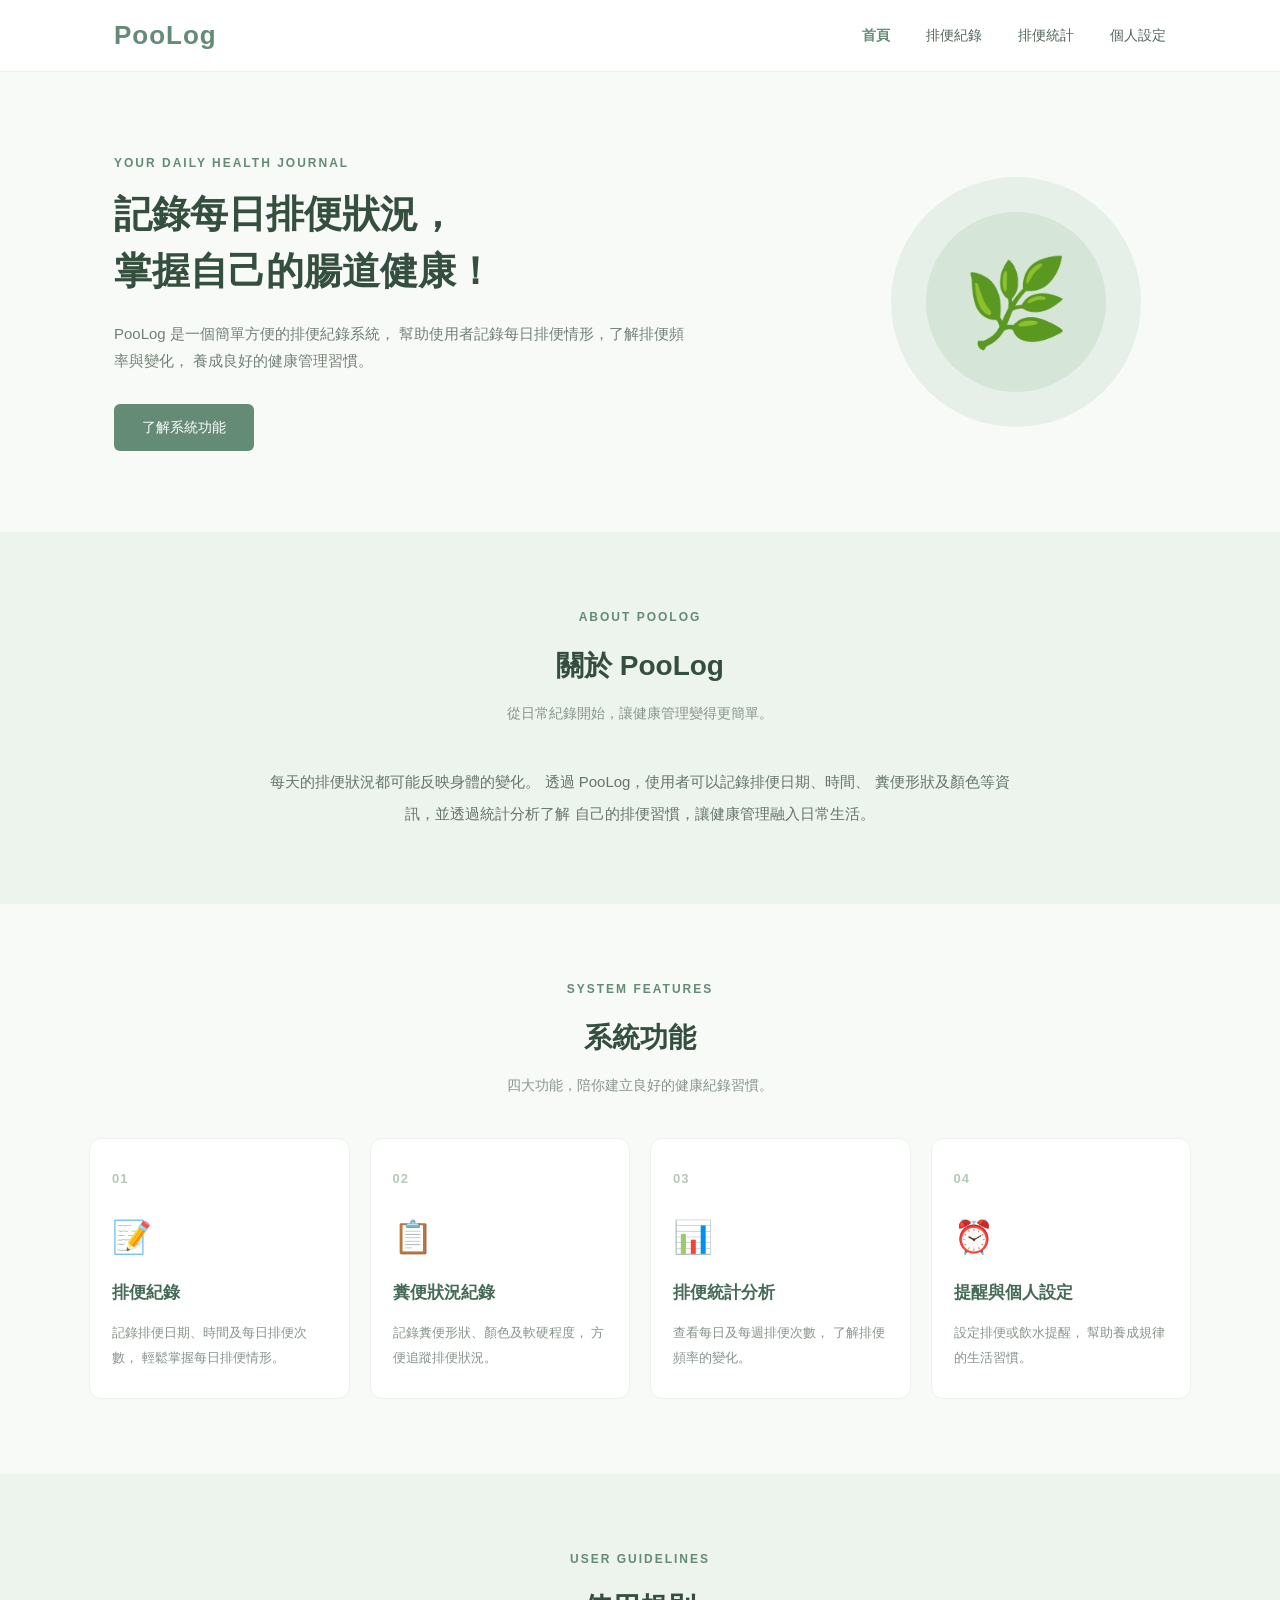
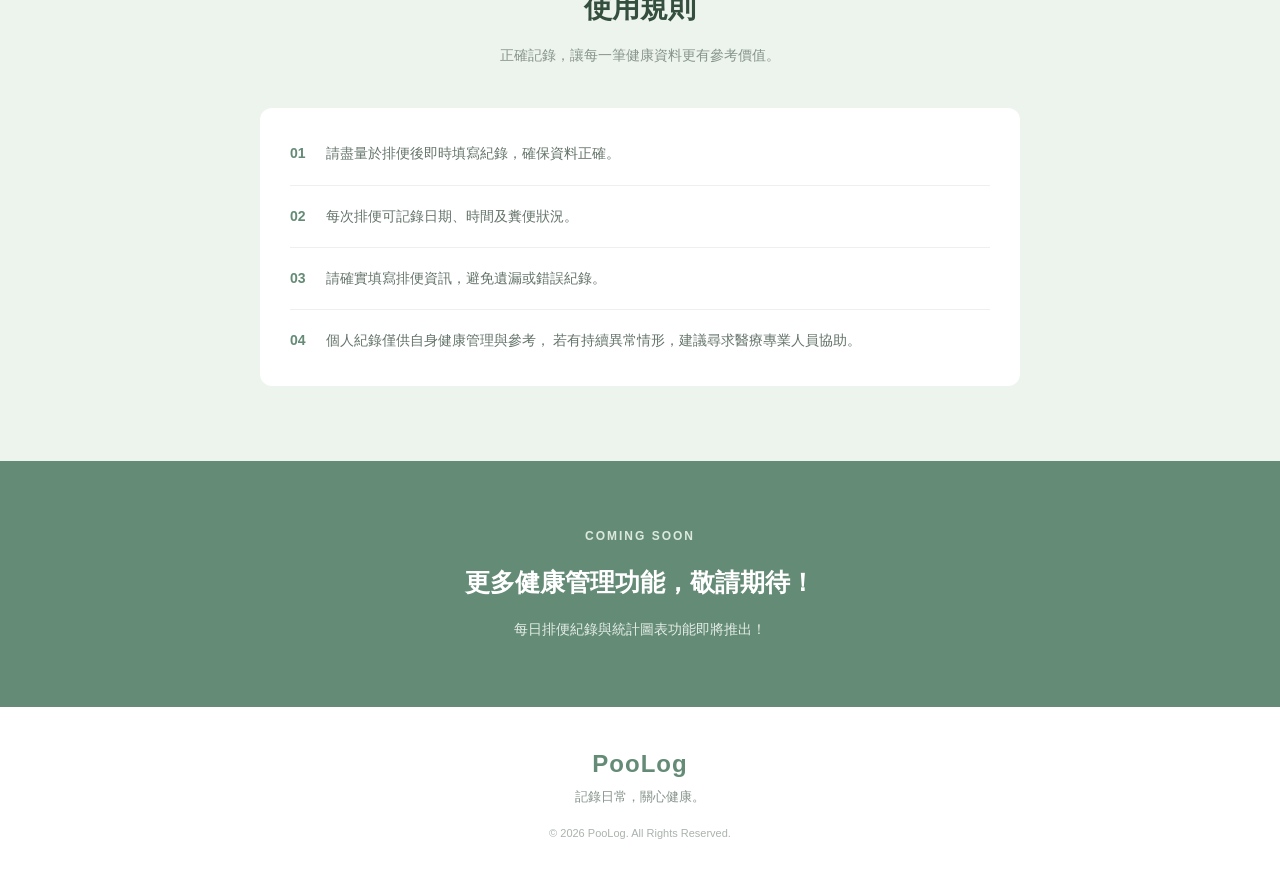
<file: index.html>
<!DOCTYPE html>
<html lang="zh-Hant">
<head>
    <meta charset="UTF-8">
    <meta name="viewport" content="width=device-width, initial-scale=1.0">
    <meta name="description" content="PooLog 排便紀錄系統，記錄每日排便狀況，掌握自己的腸道健康。">
    <title>PooLog｜首頁</title>
    <link rel="stylesheet" href="style.css">
</head>
<body>

    <!-- 導覽列 -->
    <header class="header">
        <div class="nav-container">
            <a href="index.html" class="logo">PooLog</a>

            <nav class="nav-menu">
                <a href="index.html" class="active">首頁</a>
                <a href="history.html">排便紀錄</a>
                <a href="statistics.html">排便統計</a>
                <a href="settings.html">個人設定</a>
            </nav>
        </div>
    </header>

    <main>

        <!-- 首頁主視覺 -->
        <section class="hero">
            <div class="hero-content">
                <p class="hero-label">YOUR DAILY HEALTH JOURNAL</p>

                <h1>
                    記錄每日排便狀況，<br>
                    掌握自己的腸道健康！
                </h1>

                <p class="hero-description">
                    PooLog 是一個簡單方便的排便紀錄系統，
                    幫助使用者記錄每日排便情形，了解排便頻率與變化，
                    養成良好的健康管理習慣。
                </p>

                <a href="#features" class="primary-button">
                    了解系統功能
                </a>
            </div>

            <div class="hero-decoration">
                <div class="circle circle-large"></div>
                <div class="circle circle-small"></div>
                <div class="hero-icon">🌿</div>
            </div>
        </section>

        <!-- 關於系統 -->
        <section class="about section" id="about">
            <div class="section-heading">
                <p class="section-label">ABOUT POOLOG</p>
                <h2>關於 PooLog</h2>
                <p>從日常紀錄開始，讓健康管理變得更簡單。</p>
            </div>

            <div class="about-content">
                <p>
                    每天的排便狀況都可能反映身體的變化。
                    透過 PooLog，使用者可以記錄排便日期、時間、
                    糞便形狀及顏色等資訊，並透過統計分析了解
                    自己的排便習慣，讓健康管理融入日常生活。
                </p>
            </div>
        </section>

        <!-- 系統功能 -->
        <section class="features section" id="features">
            <div class="section-heading">
                <p class="section-label">SYSTEM FEATURES</p>
                <h2>系統功能</h2>
                <p>四大功能，陪你建立良好的健康紀錄習慣。</p>
            </div>

            <div class="feature-grid">

                <a href="history.html" class="feature-card">
                    <div class="feature-number">01</div>
                    <div class="feature-icon">📝</div>
                    <h3>排便紀錄</h3>
                    <p>
                        記錄排便日期、時間及每日排便次數，
                        輕鬆掌握每日排便情形。
                    </p>
                </a>

                <a href="history.html" class="feature-card">
                    <div class="feature-number">02</div>
                    <div class="feature-icon">📋</div>
                    <h3>糞便狀況紀錄</h3>
                    <p>
                        記錄糞便形狀、顏色及軟硬程度，
                        方便追蹤排便狀況。
                    </p>
                </a>

                <a href="statistics.html" class="feature-card">
                    <div class="feature-number">03</div>
                    <div class="feature-icon">📊</div>
                    <h3>排便統計分析</h3>
                    <p>
                        查看每日及每週排便次數，
                        了解排便頻率的變化。
                    </p>
                </a>

                <a href="settings.html" class="feature-card">
                    <div class="feature-number">04</div>
                    <div class="feature-icon">⏰</div>
                    <h3>提醒與個人設定</h3>
                    <p>
                        設定排便或飲水提醒，
                        幫助養成規律的生活習慣。
                    </p>
                </a>

            </div>
        </section>

        <!-- 使用規則 -->
        <section class="rules section" id="rules">
            <div class="section-heading">
                <p class="section-label">USER GUIDELINES</p>
                <h2>使用規則</h2>
                <p>正確記錄，讓每一筆健康資料更有參考價值。</p>
            </div>

            <div class="rules-container">

                <div class="rule-item">
                    <span class="rule-number">01</span>
                    <p>請盡量於排便後即時填寫紀錄，確保資料正確。</p>
                </div>

                <div class="rule-item">
                    <span class="rule-number">02</span>
                    <p>每次排便可記錄日期、時間及糞便狀況。</p>
                </div>

                <div class="rule-item">
                    <span class="rule-number">03</span>
                    <p>請確實填寫排便資訊，避免遺漏或錯誤紀錄。</p>
                </div>

                <div class="rule-item">
                    <span class="rule-number">04</span>
                    <p>
                        個人紀錄僅供自身健康管理與參考，
                        若有持續異常情形，建議尋求醫療專業人員協助。
                    </p>
                </div>

            </div>
        </section>

        <!-- 功能預告 -->
        <section class="notice">
            <div class="notice-content">
                <p class="section-label">COMING SOON</p>
                <h2>更多健康管理功能，敬請期待！</h2>
                <p>每日排便紀錄與統計圖表功能即將推出！</p>
            </div>
        </section>

    </main>

    <!-- 頁尾 -->
    <footer class="footer">
        <div class="footer-logo">PooLog</div>
        <p>記錄日常，關心健康。</p>
        <p class="copyright">
            © 2026 PooLog. All Rights Reserved.
        </p>
    </footer>

</body>
</html>
</file>
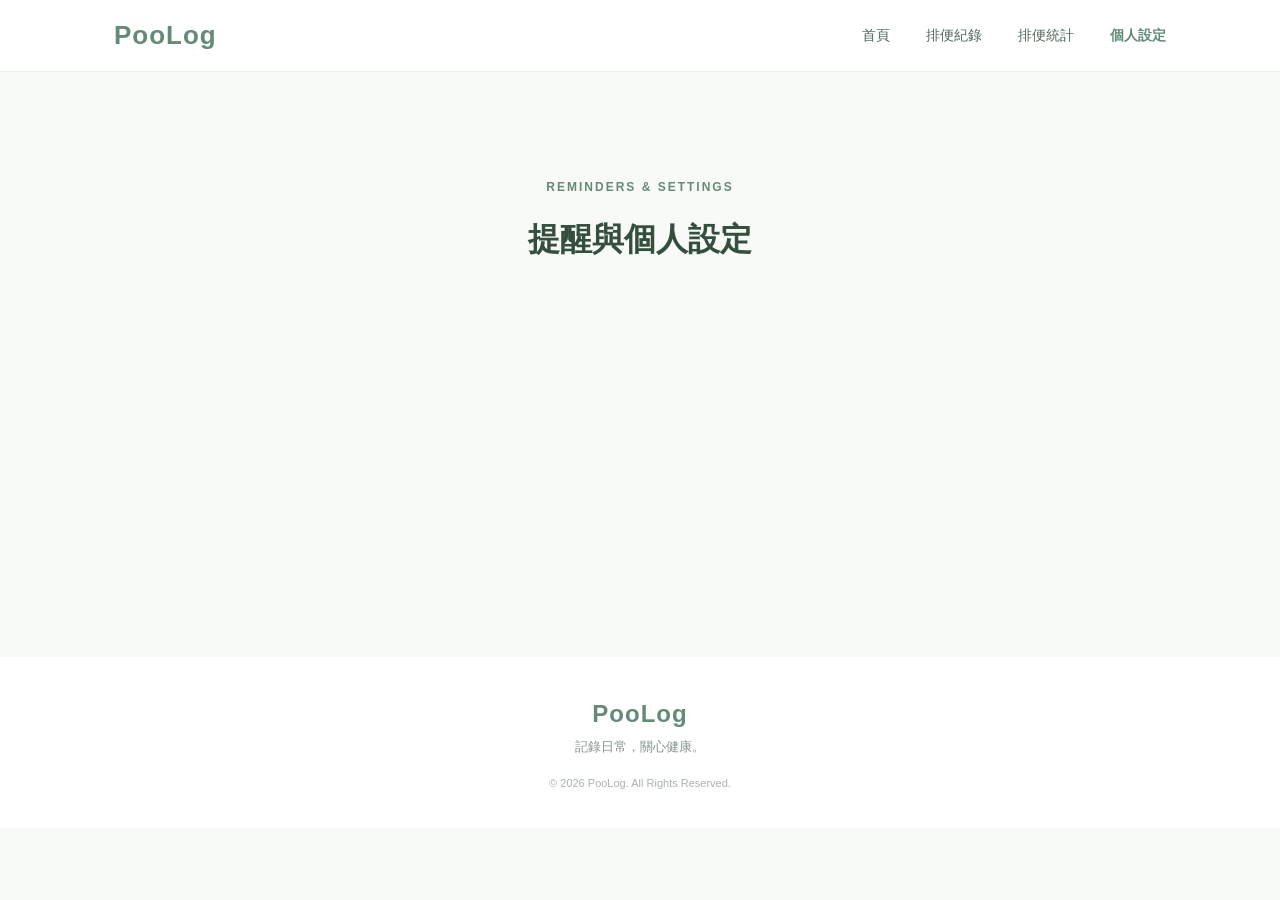
<file: settings.html>
<!DOCTYPE html>
<html lang="zh-Hant">
<head>
    <meta charset="UTF-8">
    <meta name="viewport" content="width=device-width, initial-scale=1.0">
    <title>PooLog｜提醒與個人設定</title>
    <link rel="stylesheet" href="style.css">
</head>
<body>

    <!-- 導覽列 -->
    <header class="header">
        <div class="nav-container">
            <a href="index.html" class="logo">PooLog</a>

            <nav class="nav-menu">
                <a href="index.html">首頁</a>
                <a href="history.html">排便紀錄</a>
                <a href="statistics.html">排便統計</a>
                <a href="settings.html" class="active">個人設定</a>
            </nav>
        </div>
    </header>

    <!-- 頁面標題 -->
    <main class="page-content">
        <div class="page-heading">
            <p class="section-label">REMINDERS & SETTINGS</p>
            <h1>提醒與個人設定</h1>
        </div>
    </main>

    <!-- 頁尾 -->
    <footer class="footer">
        <div class="footer-logo">PooLog</div>
        <p>記錄日常，關心健康。</p>
        <p class="copyright">
            © 2026 PooLog. All Rights Reserved.
        </p>
    </footer>

</body>
</html>
</file>
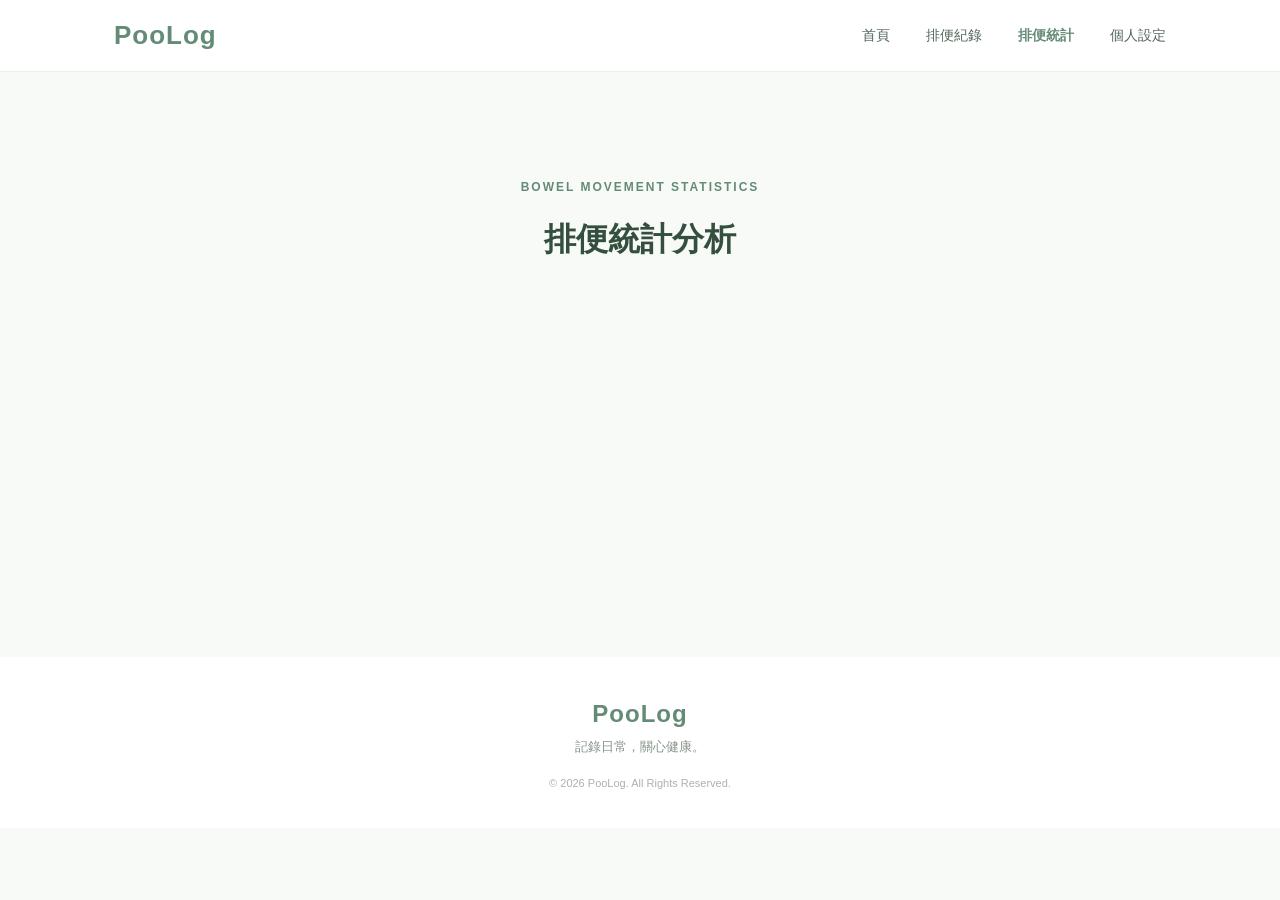
<file: statistics.html>
<!DOCTYPE html>
<html lang="zh-Hant">
<head>
    <meta charset="UTF-8">
    <meta name="viewport" content="width=device-width, initial-scale=1.0">
    <title>PooLog｜排便統計分析</title>
    <link rel="stylesheet" href="style.css">
</head>
<body>

    <!-- 導覽列 -->
    <header class="header">
        <div class="nav-container">
            <a href="index.html" class="logo">PooLog</a>

            <nav class="nav-menu">
                <a href="index.html">首頁</a>
                <a href="history.html">排便紀錄</a>
                <a href="statistics.html" class="active">排便統計</a>
                <a href="settings.html">個人設定</a>
            </nav>
        </div>
    </header>

    <!-- 頁面標題 -->
    <main class="page-content">
        <div class="page-heading">
            <p class="section-label">BOWEL MOVEMENT STATISTICS</p>
            <h1>排便統計分析</h1>
        </div>
    </main>

    <!-- 頁尾 -->
    <footer class="footer">
        <div class="footer-logo">PooLog</div>
        <p>記錄日常，關心健康。</p>
        <p class="copyright">
            © 2026 PooLog. All Rights Reserved.
        </p>
    </footer>

</body>
</html>
</file>
<file: style.css>
/* =========================
   基本設定
========================= */

* {
    margin: 0;
    padding: 0;
    box-sizing: border-box;
}

html {
    scroll-behavior: smooth;
    scroll-padding-top: 80px;
}

body {
    font-family:
        "Noto Sans TC",
        "Microsoft JhengHei",
        sans-serif;
    color: #34463b;
    background-color: #f8faf7;
    line-height: 1.8;
}

a {
    text-decoration: none;
    color: inherit;
}


/* =========================
   導覽列
========================= */

.header {
    width: 100%;
    height: 72px;
    background-color: #ffffff;
    position: sticky;
    top: 0;
    z-index: 100;
    border-bottom: 1px solid #edf1ec;
}

.nav-container {
    max-width: 1100px;
    height: 100%;
    margin: auto;
    padding: 0 24px;

    display: flex;
    justify-content: space-between;
    align-items: center;
}

.logo {
    font-size: 26px;
    font-weight: 800;
    color: #648b76;
    letter-spacing: 1px;
}

.nav-menu {
    display: flex;
    gap: 36px;
}

.nav-menu a {
    font-size: 14px;
    color: #53665a;
    transition: color 0.3s;
}

.nav-menu a:hover {
    color: #648b76;
}


/* =========================
   首頁主視覺
========================= */

.hero {
    max-width: 1100px;
    min-height: 440px;
    margin: auto;
    padding: 80px 24px;

    display: flex;
    align-items: center;
    justify-content: space-between;
    gap: 40px;

    position: relative;
    overflow: hidden;
}

.hero-content {
    max-width: 650px;
    z-index: 2;
}

.hero-label,
.section-label {
    color: #648b76;
    font-size: 12px;
    font-weight: 700;
    letter-spacing: 2px;
    margin-bottom: 12px;
}

.hero h1 {
    font-size: 38px;
    line-height: 1.5;
    color: #344f3e;
    margin-bottom: 20px;
}

.hero-description {
    max-width: 580px;
    color: #718076;
    font-size: 15px;
    margin-bottom: 30px;
}

.primary-button {
    display: inline-block;
    padding: 11px 28px;
    background-color: #648b76;
    color: #ffffff;
    border-radius: 6px;
    font-size: 14px;
    transition: 0.3s;
}

.primary-button:hover {
    background-color: #456b57;
    transform: translateY(-2px);
}


/* 主視覺裝飾 */

.hero-decoration {
    width: 300px;
    height: 300px;
    flex-shrink: 0;
    position: relative;

    display: flex;
    justify-content: center;
    align-items: center;
}

.circle {
    position: absolute;
    border-radius: 50%;
}

.circle-large {
    width: 250px;
    height: 250px;
    background-color: #e7f0e8;
}

.circle-small {
    width: 180px;
    height: 180px;
    background-color: #d5e5d7;
}

.hero-icon {
    position: relative;
    font-size: 85px;
}


/* =========================
   區塊共用設定
========================= */

.section {
    padding: 75px 24px;
}

.section-heading {
    text-align: center;
    margin-bottom: 40px;
}

.section-heading h2 {
    font-size: 28px;
    color: #344f3e;
    margin-bottom: 10px;
}

.section-heading > p:last-child {
    font-size: 14px;
    color: #87948b;
}


/* =========================
   關於系統
========================= */

.about {
    background-color: #edf4ed;
}

.about-content {
    max-width: 760px;
    margin: auto;
    text-align: center;
    color: #64746a;
    font-size: 15px;
    line-height: 2.1;
}


/* =========================
   系統功能
========================= */

.features {
    max-width: 1150px;
    margin: auto;
}

.feature-grid {
    display: grid;
    grid-template-columns: repeat(4, 1fr);
    gap: 20px;
}

.feature-card {
    background-color: #ffffff;
    padding: 28px 22px;
    border-radius: 12px;
    border: 1px solid #edf1ec;
    position: relative;
    transition: 0.3s;
}

.feature-card:hover {
    transform: translateY(-5px);
    box-shadow: 0 8px 25px rgba(69, 107, 87, 0.08);
}

.feature-number {
    color: #b4c9b8;
    font-size: 13px;
    font-weight: 700;
    letter-spacing: 1px;
}

.feature-icon {
    font-size: 32px;
    margin: 18px 0 12px;
}

.feature-card h3 {
    font-size: 17px;
    color: #456b57;
    margin-bottom: 12px;
}

.feature-card p {
    color: #87948b;
    font-size: 13px;
    line-height: 1.9;
}


/* =========================
   使用規則
========================= */

.rules {
    background-color: #edf4ed;
}

.rules-container {
    max-width: 760px;
    margin: auto;
    background-color: #ffffff;
    border-radius: 12px;
    padding: 15px 30px;
}

.rule-item {
    display: flex;
    align-items: flex-start;
    gap: 20px;
    padding: 18px 0;
    border-bottom: 1px solid #edf1ec;
}

.rule-item:last-child {
    border-bottom: none;
}

.rule-number {
    flex-shrink: 0;
    color: #648b76;
    font-size: 14px;
    font-weight: 700;
}

.rule-item p {
    font-size: 14px;
    color: #64746a;
}


/* =========================
   功能預告
========================= */

.notice {
    padding: 65px 24px;
    text-align: center;
    background-color: #648b76;
}

.notice .section-label {
    color: #dceadd;
}

.notice h2 {
    font-size: 25px;
    color: #ffffff;
    margin-bottom: 12px;
}

.notice-content > p:last-child {
    color: #e5eee6;
    font-size: 14px;
}


/* =========================
   頁尾
========================= */

.footer {
    padding: 35px 20px;
    text-align: center;
    background-color: #ffffff;
}

.footer-logo {
    color: #648b76;
    font-size: 24px;
    font-weight: 800;
    letter-spacing: 1px;
}

.footer p {
    color: #87948b;
    font-size: 13px;
}

.footer .copyright {
    margin-top: 15px;
    font-size: 11px;
    color: #aab3ac;
}


/* =========================
   手機版 RWD
========================= */

@media (max-width: 768px) {

    .nav-container {
        padding: 0 18px;
    }

    .nav-menu {
        gap: 16px;
    }

    .nav-menu a {
        font-size: 12px;
    }

    .hero {
        padding: 60px 24px;
        min-height: auto;
        flex-direction: column;
        text-align: center;
        gap: 20px;
    }

    .hero h1 {
        font-size: 28px;
    }

    .hero-description {
        font-size: 14px;
    }

    .hero-decoration {
        width: 220px;
        height: 220px;
    }

    .circle-large {
        width: 190px;
        height: 190px;
    }

    .circle-small {
        width: 140px;
        height: 140px;
    }

    .hero-icon {
        font-size: 65px;
    }

    .feature-grid {
        grid-template-columns: repeat(2, 1fr);
    }

    .section {
        padding: 60px 20px;
    }

    .section-heading h2 {
        font-size: 25px;
    }
}


/* =========================
   小螢幕手機
========================= */

@media (max-width: 480px) {

    .header {
        height: 65px;
    }

    .logo {
        font-size: 23px;
    }

    .nav-menu {
        gap: 10px;
    }

    .nav-menu a {
        font-size: 11px;
    }

    .hero h1 {
        font-size: 24px;
    }

    .hero-description {
        font-size: 13px;
    }

    .feature-grid {
        grid-template-columns: 1fr;
    }

    .feature-card {
        padding: 24px;
    }

    .rules-container {
        padding: 10px 18px;
    }

    .rule-item {
        gap: 12px;
    }

    .rule-item p {
        font-size: 13px;
    }

    .notice h2 {
        font-size: 21px;
    }
}

/* =========================
   其他頁面共用標題
========================= */

.page-content {
    max-width: 1100px;
    min-height: 65vh;
    margin: auto;
    padding: 70px 24px;
}

.page-heading {
    text-align: center;
    padding: 35px 0;
}

.page-heading h1 {
    font-size: 32px;
    color: #344f3e;
    margin-top: 8px;
}

/* 導覽列目前頁面 */
.nav-menu a.active {
    color: #648b76;
    font-weight: 700;
}

/* 手機版頁面標題 */
@media (max-width: 480px) {
    .page-content {
        padding: 50px 20px;
    }

    .page-heading h1 {
        font-size: 26px;
    }
}
</file>
